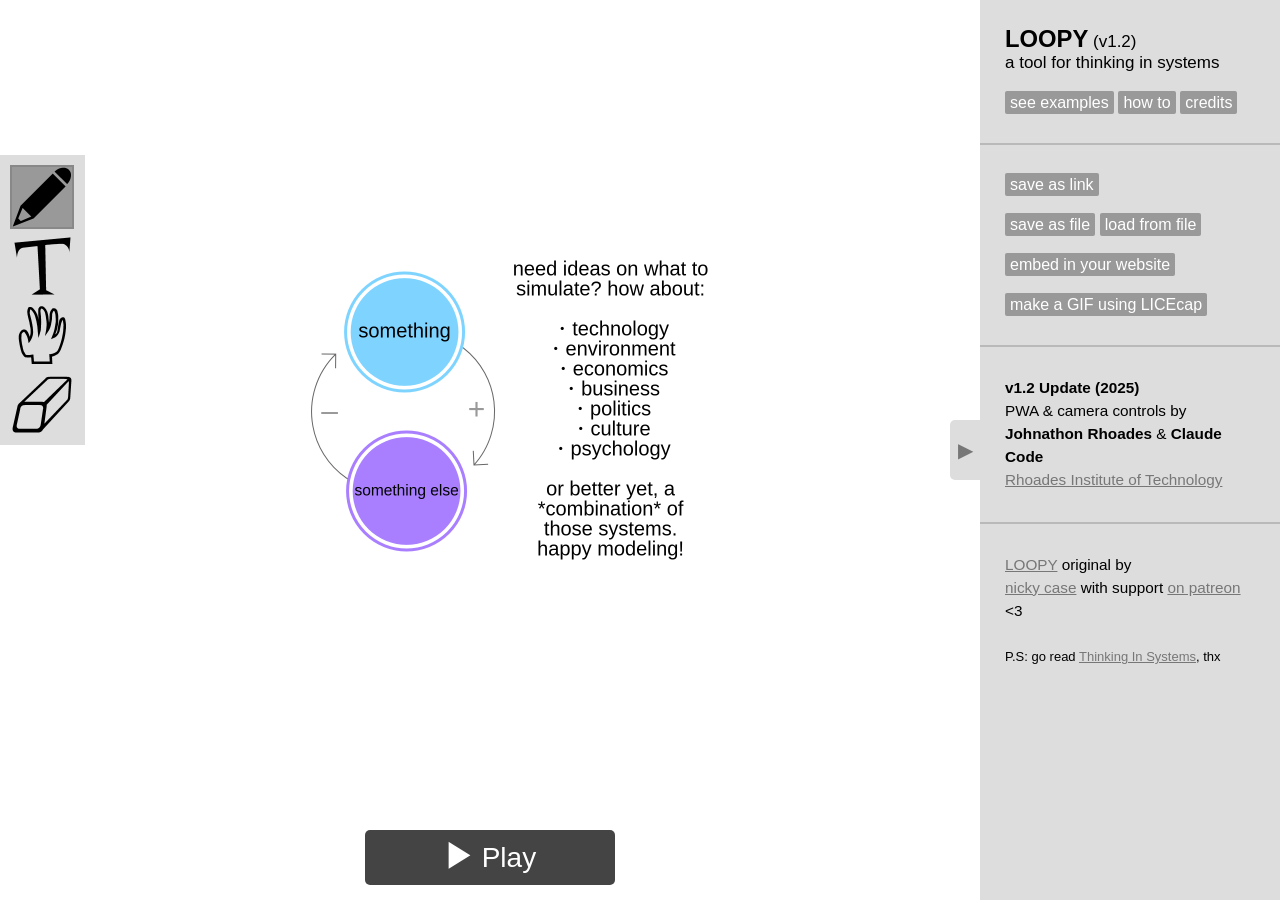
<file: v1.2/index.html>
<!doctype html>
<html>
<head>
    
    <!-- META -->
	<title>LOOPY (v1.2)</title>
    <meta content="text/html;charset=utf-8" http-equiv="Content-Type">
	<meta content="utf-8" http-equiv="encoding">
	<meta charset="utf-8">
	<link rel="icon" type="image/png" href="favicon.png">

	<!-- PWA: Mobile Viewport -->
	<meta name="viewport" content="width=device-width, initial-scale=1.0, maximum-scale=5.0, user-scalable=yes">

	<!-- PWA: Theme & Appearance -->
	<meta name="theme-color" content="#444444">
	<link rel="manifest" href="manifest.webmanifest">

	<!-- PWA: iOS Support -->
	<meta name="mobile-web-app-capable" content="yes">
	<meta name="apple-mobile-web-app-status-bar-style" content="black-translucent">
	<meta name="apple-mobile-web-app-title" content="Loopy">
	<link rel="apple-touch-icon" href="icons/icon-192.png">

	<!-- Schema.org markup for Google+ -->
	<meta itemprop="name" content="LOOPY!">
	<meta itemprop="description" content="a tool for thinking in systems">
	<meta itemprop="image" content="http://ncase.me/loopy/social/thumbnail.png">

	<!-- Twitter Card data: SMALL -->
	<meta name="twitter:card" content="summary"/>
	<meta name="twitter:site" content="@ncasenmare"/>
	<meta name="twitter:title" content="LOOPY!"/>
	<meta name="twitter:description" content="a tool for thinking in systems"/>
	<meta name="twitter:creator" content="@ncasenmare">
	<meta name="twitter:image" content="http://ncase.me/loopy/social/thumbnail_small.png"/>

	<!-- Open Graph data -->
	<meta property="og:title" content="LOOPY!">
	<meta property="og:type" content="website">
	<meta property="og:url" content="http://ncase.me/loopy/">
	<meta property="og:image" content="http://ncase.me/loopy/social/thumbnail.png">
	<meta property="og:description" content="a tool for thinking in systems">

    <!-- Styles! -->
	<link href="css/loopy.css" rel="stylesheet"/>
	<link href="css/balloon.css" rel="stylesheet"/>

</head>
<body style="opacity:0">

	<!-- Loopy & Ink -->
	<div id="canvasses"></div>

	<!-- The Tools' UI -->
	<div id="toolbar"></div>
	<div id="playbar"></div>
	<div id="sidebar_toggle">▶</div>
	<div id="sidebar"></div>

	<!-- MODAL -->
	<div id="modal_container">
		<div id="modal_bg"></div>
		<div id="modal">
			<div id="modal_close">[×] CLOSE</div>
			<div id="modal_page"></div>
		</div>
	</div>

</body>
</html>

<!-- Scripts! -->

<!-- Libraries -->
<script src="js/helpers.js"></script>
<script src="js/minpubsub.js"></script>
<script src="js/Mouse.js?v=3"></script>
<script src="js/Key.js?v=2"></script>
<script src="js/Camera.js"></script>
<script src="js/TouchMode.js"></script>
<script src="js/TouchGestures.js"></script>
<script src="js/SelectionManager.js?v=2"></script>

<!-- Core Simulation Code -->
<script src="js/Loopy.js?v=5"></script>
<script src="js/Model.js?v=4"></script>
<script src="js/Node.js?v=3"></script>
<script src="js/Edge.js?v=2"></script>
<script src="js/Label.js"></script>

<!-- Tools -->
<script src="js/PageUI.js"></script>
<script src="js/Sidebar.js?v=2"></script>
<script src="js/Toolbar.js"></script>
<script src="js/PlayControls.js"></script>
<script src="js/Modal.js?v=4"></script>
<script src="js/Ink.js"></script>
<script src="js/Dragger.js"></script>
<script src="js/Eraser.js"></script>
<script src="js/Labeller.js"></script>

<!-- PWA: Service Worker Registration -->
<script>
if ('serviceWorker' in navigator) {
	window.addEventListener('load', () => {
		navigator.serviceWorker.register('./sw.js')
			.then(registration => {
				console.log('✓ Service Worker registered:', registration.scope);

				// Check for updates periodically
				registration.addEventListener('updatefound', () => {
					const newWorker = registration.installing;
					console.log('⟳ Service Worker update found');

					newWorker.addEventListener('statechange', () => {
						if (newWorker.state === 'installed' && navigator.serviceWorker.controller) {
							// New version available, notify user (optional)
							console.log('✓ New version available! Refresh to update.');
						}
					});
				});
			})
			.catch(error => {
				console.error('✗ Service Worker registration failed:', error);
			});
	});
}
</script>

<!-- Start it -->
<script>
window.onload = function(){
	window.loopy = new Loopy();
};
</script>
</file>
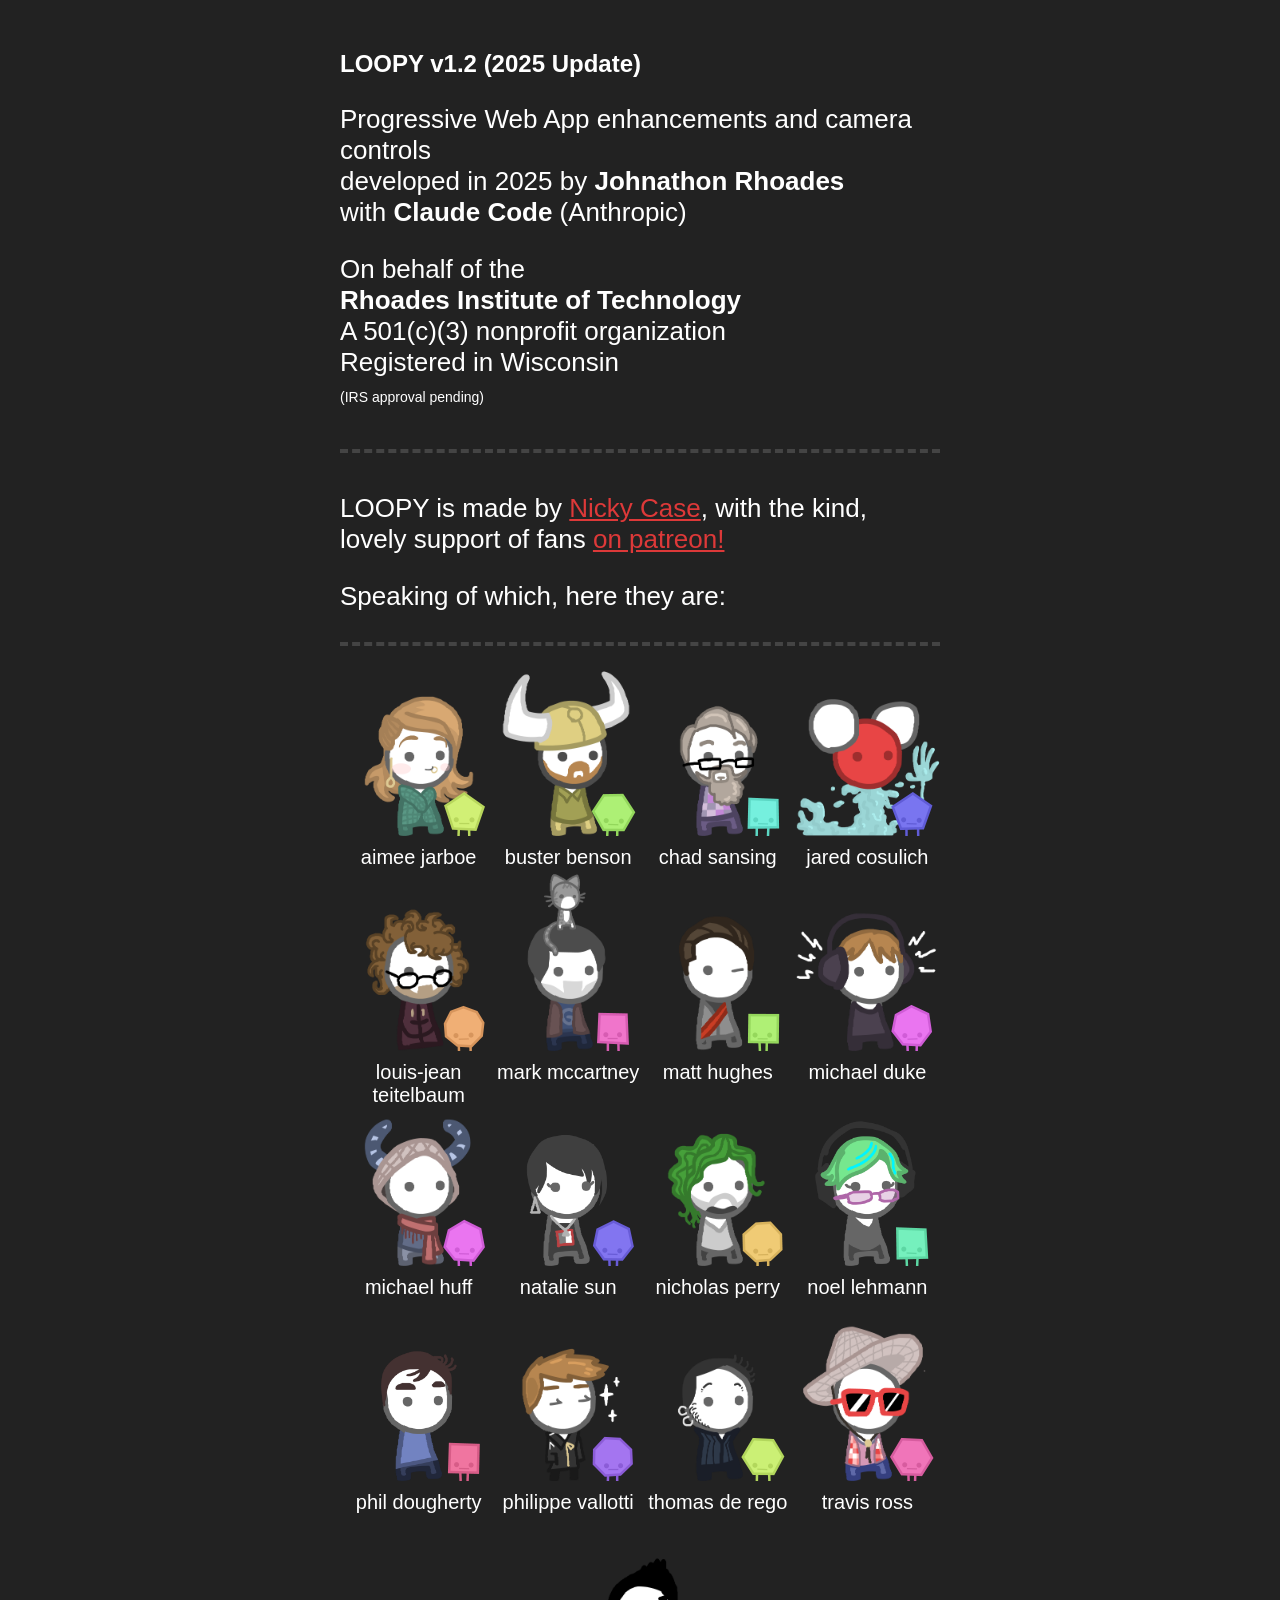
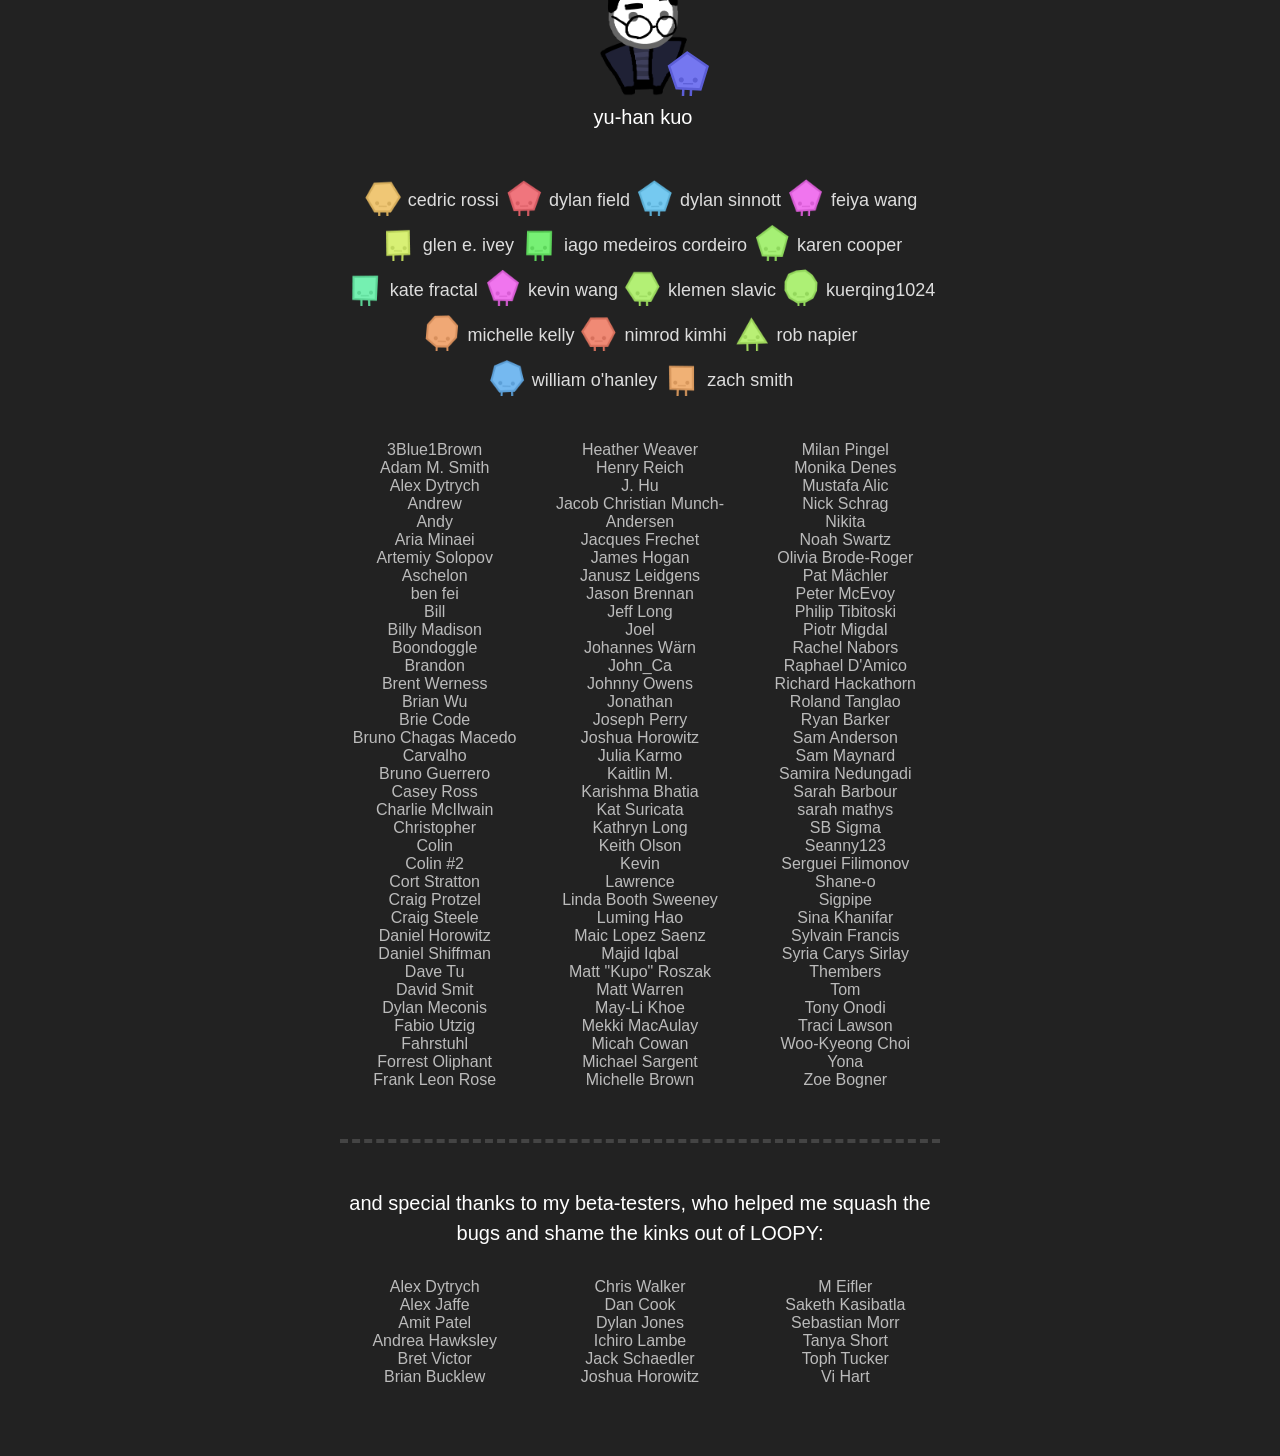
<file: v1.2/pages/credits/index.html>
<!doctype html>
<html>
<head>

    <!-- META -->
	<title>LOOPY: Credits!</title>
    <meta content="text/html;charset=utf-8" http-equiv="Content-Type">
	<meta content="utf-8" http-equiv="encoding">
	<meta charset="utf-8">
	<link rel="icon" type="image/png" href="favicon.png">

	<!-- Styles -->
	<link href="../page.css" rel="stylesheet"/>

</head>
<body style="background:#222; overflow-y: scroll; overflow-x: hidden;">
	<div id="credits">

		<!-- 2025 Update Attribution - NEW AT TOP -->
		<div class="credit_intro">
			<p style="font-size:24px; font-weight:bold; color:#fff; margin-bottom:10px;">
				LOOPY v1.2 (2025 Update)
			</p>
			<p>
				Progressive Web App enhancements and camera controls<br>
				developed in 2025 by <strong>Johnathon Rhoades</strong><br>
				with <strong>Claude Code</strong> (Anthropic)
			</p>
			<p style="margin-top:15px;">
				On behalf of the<br>
				<strong>Rhoades Institute of Technology</strong><br>
				A 501(c)(3) nonprofit organization<br>
				Registered in Wisconsin<br>
				<span style="font-size:14px;">(IRS approval pending)</span>
			</p>
		</div>

		<hr style="margin:40px 0;">

		<!-- Original Creator: Nicky Case & patreon -->
		<div class="credit_intro">
			<p>
			LOOPY is made by <a target="_blank" href="http://ncase.me/">Nicky Case</a>,
			with the kind, lovely support of fans <a target="_blank" href="https://www.patreon.com/ncase">on patreon!</a>
			</p>
			<p>
			Speaking of which, here they are:
			</p>
		</div>

		<hr>

		<!-- peep patreons -->
		<div class="credits_peeps">
			<div>
				<img src="peep/aimee.png"/>
				<img src="polygon/aimee.png"/>
				<span>Aimee Jarboe</span>
			</div>
			<div>
				<img src="peep/buster.png"/>
				<img src="polygon/buster.png"/>
				<span>Buster Benson</span>
			</div>
			<div>
				<img src="peep/chad.png"/>
				<img src="polygon/chad.png"/>
				<span>Chad Sansing</span>
			</div>
			<div>
				<img src="peep/jared.png"/>
				<img src="polygon/jared.png"/>
				<span>Jared Cosulich</span>
			</div>
			<div>
				<img src="peep/ljt.png"/>
				<img src="polygon/ljt.png"/>
				<span>Louis-Jean Teitelbaum</span>
			</div>
			<div>
				<img src="peep/mark.png"/>
				<img src="polygon/mark.png"/>
				<span>Mark McCartney</span>
			</div>
			<div>
				<img src="peep/matt.png"/>
				<img src="polygon/matt.png"/>
				<span>Matt Hughes</span>
			</div>
			<div>
				<img src="peep/michael_duke.png"/>
				<img src="polygon/michael_duke.png"/>
				<span>Michael Duke</span>
			</div>
			<div>
				<img src="peep/michael_huff.png"/>
				<img src="polygon/michael_huff.png"/>
				<span>Michael Huff</span>
			</div>
			<div>
				<img src="peep/natalie.png"/>
				<img src="polygon/natalie.png"/>
				<span>Natalie Sun</span>
			</div>
			<div>
				<img src="peep/nicholas.png"/>
				<img src="polygon/nicholas.png"/>
				<span>Nicholas Perry</span>
			</div>
			<div>
				<img src="peep/noel.png"/>
				<img src="polygon/noel.png"/>
				<span>Noel Lehmann</span>
			</div>
			<div>
				<img src="peep/phil.png"/>
				<img src="polygon/phil.png"/>
				<span>Phil Dougherty</span>
			</div>
			<div>
				<img src="peep/philippe.png"/>
				<img src="polygon/philippe.png"/>
				<span>Philippe Vallotti</span>
			</div>
			<div>
				<img src="peep/thomas.png"/>
				<img src="polygon/thomas.png"/>
				<span>Thomas de Rego</span>
			</div>
			<div>
				<img src="peep/travis.png"/>
				<img src="polygon/travis.png"/>
				<span>Travis Ross</span>
			</div>
			<div>
				<img src="peep/yu-han.png"/>
				<img src="polygon/yu-han.png"/>
				<span>Yu-Han Kuo</span>
			</div>
		</div>

		<!-- polygon patreons -->
		<div class="credits_polygons">
			<div>
				<img src="polygon/cedric.png"/>
				<span>Cedric Rossi</span>
			</div>
			<div>
				<img src="polygon/dylan.png"/>
				<span>Dylan Field</span>
			</div>
			<div>
				<img src="polygon/dylan_s.png"/>
				<span>Dylan Sinnott</span>
			</div>
			<div>
				<img src="polygon/feiya.png"/>
				<span>Feiya Wang</span>
			</div>
			<div>
				<img src="polygon/glen.png"/>
				<span>Glen E. Ivey</span>
			</div>
			<div>
				<img src="polygon/iago.png"/>
				<span>Iago Medeiros Cordeiro</span>
			</div>
			<div>
				<img src="polygon/karen.png"/>
				<span>Karen Cooper</span>
			</div>
			<div>
				<img src="polygon/kate.png"/>
				<span>Kate Fractal</span>
			</div>
			<div>
				<img src="polygon/kevin.png"/>
				<span>Kevin Wang</span>
			</div>
			<div>
				<img src="polygon/klemen.png"/>
				<span>Klemen Slavic</span>
			</div>
			<div>
				<img src="polygon/kuerqing1024.png"/>
				<span>kuerqing1024</span>
			</div>
			<div>
				<img src="polygon/michelle.png"/>
				<span>Michelle Kelly</span>
			</div>
			<div>
				<img src="polygon/nimrod.png"/>
				<span>Nimrod Kimhi</span>
			</div>
			<div>
				<img src="polygon/rob.png"/>
				<span>Rob Napier</span>
			</div>
			<div>
				<img src="polygon/william.png"/>
				<span>William O'Hanley</span>
			</div>
			<div>
				<img src="polygon/zach.png"/>
				<span>Zach Smith</span>
			</div>
		</div>
		
		<!-- name patreons -->
		<div class="credits_names">
			3Blue1Brown <br>
			Adam M. Smith<br>
			Alex Dytrych<br>
			Andrew <br>
			Andy <br>
			Aria Minaei<br>
			Artemiy Solopov<br>
			Aschelon <br>
			ben fei<br>
			Bill <br>
			Billy Madison<br>
			Boondoggle <br>
			Brandon <br>
			Brent Werness<br>
			Brian Wu<br>
			Brie Code<br>
			Bruno Chagas Macedo Carvalho<br>
			Bruno Guerrero<br>
			Casey Ross<br>
			Charlie McIlwain<br>
			Christopher <br>
			Colin <br>
			Colin #2<br>
			Cort Stratton<br>
			Craig Protzel<br>
			Craig Steele<br>
			Daniel Horowitz<br>
			Daniel Shiffman<br>
			Dave Tu<br>
			David Smit<br>
			Dylan Meconis<br>
			Fabio Utzig<br>
			Fahrstuhl <br>
			Forrest Oliphant<br>
			Frank Leon Rose<br>
			Heather Weaver<br>
			Henry Reich<br>
			J. Hu<br>
			Jacob Christian Munch-Andersen<br>
			Jacques Frechet<br>
			James Hogan<br>
			Janusz Leidgens<br>
			Jason Brennan<br>
			Jeff Long<br>
			Joel <br>
			Johannes Wärn<br>
			John_Ca <br>
			Johnny Owens<br>
			Jonathan <br>
			Joseph Perry<br>
			Joshua Horowitz<br>
			Julia Karmo<br>
			Kaitlin M.<br>
			Karishma Bhatia<br>
			Kat Suricata<br>
			Kathryn Long<br>
			Keith Olson<br>
			Kevin <br>
			Lawrence <br>
			Linda Booth Sweeney<br>
			Luming Hao<br>
			Maic Lopez Saenz<br>
			Majid Iqbal<br>
			Matt "Kupo" Roszak<br>
			Matt Warren<br>
			May-Li Khoe<br>
			Mekki MacAulay<br>
			Micah Cowan<br>
			Michael Sargent<br>
			Michelle Brown<br>
			Milan Pingel<br>
			Monika Denes<br>
			Mustafa Alic<br>
			Nick Schrag<br>
			Nikita <br>
			Noah Swartz<br>
			Olivia Brode-Roger<br>
			Pat Mächler<br>
			Peter McEvoy<br>
			Philip Tibitoski<br>
			Piotr Migdal<br>
			Rachel Nabors<br>
			Raphael D'Amico<br>
			Richard Hackathorn<br>
			Roland Tanglao<br>
			Ryan Barker<br>
			Sam Anderson<br>
			Sam Maynard<br>
			Samira Nedungadi<br>
			Sarah Barbour<br>
			sarah mathys<br>
			SB Sigma<br>
			Seanny123 <br>
			Serguei Filimonov<br>
			Shane-o <br>
			Sigpipe <br>
			Sina Khanifar<br>
			Sylvain Francis<br>
			Syria Carys Sirlay<br>
			Thembers <br>
			Tom <br>
			Tony Onodi<br>
			Traci Lawson<br>
			Woo-Kyeong Choi<br>
			Yona <br>
			Zoe Bogner
		</div>

		<hr>

		<!-- Playtesters -->
		<div>
			<p style="text-align:center; line-height:1.5em; margin-top:45px;">
				and special thanks to my beta-testers,
				who helped me squash the bugs and shame the kinks out of LOOPY:
			</p>
			<div class="credits_names">
				Alex Dytrych<br>
				Alex Jaffe<br>
				Amit Patel<br>
				Andrea Hawksley<br>
				Bret Victor<br>
				Brian Bucklew<br>
				Chris Walker<br>
				Dan Cook<br>
				Dylan Jones<br>
				Ichiro Lambe<br>
				Jack Schaedler<br>
				Joshua Horowitz<br>
				M Eifler<br>
				Saketh Kasibatla<br>
				Sebastian Morr<br>
				Tanya Short<br>
				Toph Tucker<br>
				Vi Hart
			</div>
		</div>

	</div>
</body>
</html>
</file>
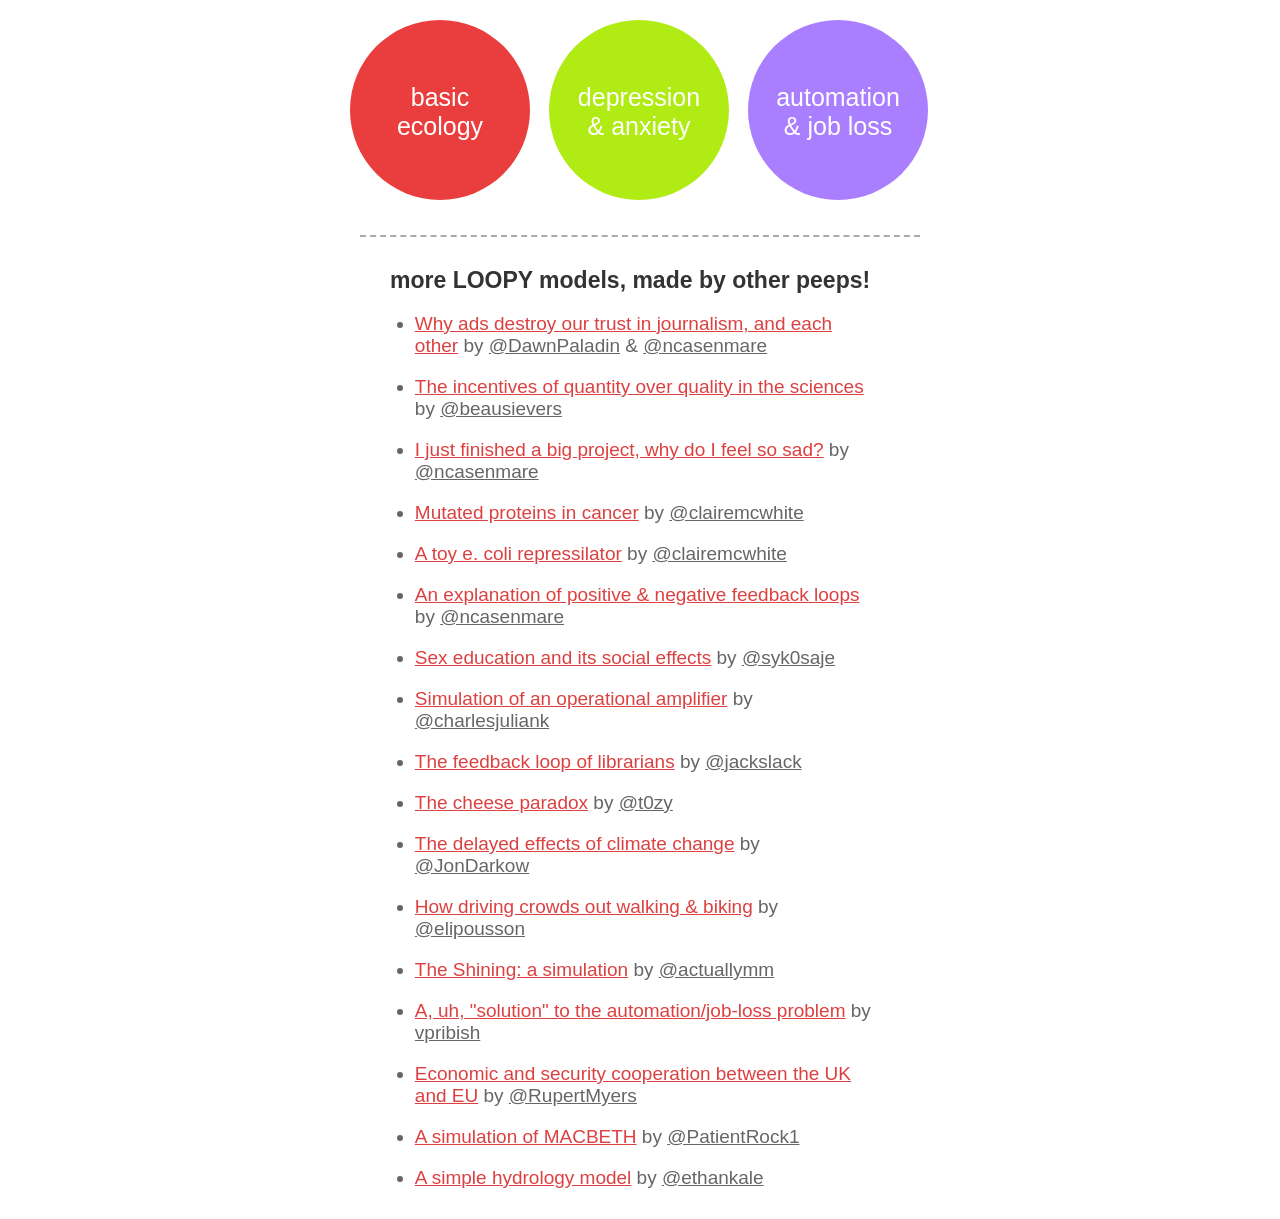
<file: v1.2/pages/examples/index.html>
<!doctype html>
<html>
<head>

	<!-- META -->
	<title>LOOPY: Examples!</title>
    <meta content="text/html;charset=utf-8" http-equiv="Content-Type">
	<meta content="utf-8" http-equiv="encoding">
	<meta charset="utf-8">
	<link rel="icon" type="image/png" href="favicon.png">

	<!-- Styles -->
	<link href="../page.css" rel="stylesheet"/>

</head>
<body style='background:none;'>
	<div id="examples">
		<div style="overflow:hidden; padding: 20px;">
			<a class='example' target='_top' href="http://ncase.me/loopy/v1.1/?data=[[[1,227,303,0.66,%22rabbits%22,0],[2,663,304,0.66,%22foxes%22,1]],[[2,1,153,-1,0],[1,2,160,1,0]],[[442,316,%22A%2520basic%2520ecological%250Afeedback%2520loop.%250A%250ATry%2520adding%2520extra%250Acreatures%2520to%2520this%250Aecosystem!%22],[442,109,%22more%2520rabbits%2520means%2520MORE%2520foxes%253A%250Ait's%2520a%2520positive%2520(%252B)%2520relationship%22],[451,513,%22more%2520foxes%2520means%2520FEWER%2520rabbits%253A%250Ait's%2520a%2520negative%2520(%25E2%2580%2593)%2520relationship%22],[754,455,%22*%2520P.S%253A%2520this%2520is%2520NOT%2520the%2520%250ALotka-Volterra%2520model.%250AIt's%2520just%2520an%2520oscillator.%250Aclose%2520enough!%22]],2%5D">
				<div style='background:#EA3E3E'>
					<div>basic<br>ecology</div>
				</div>
			</a>
			<a class='example' target='_top' href="http://ncase.me/loopy/v1.1/?data=[[[1,198,285,0,%22depression%22,0],[2,531,282,0,%22doing%2520things%22,4],[3,367,115,0,%22de-motivation%22,1],[4,702,116,0,%22fear%2520of%2520mistakes%22,1],[5,860,289,0,%22anxiety%22,0],[6,699,468,0,%22accepting%2520mistakes%22,4],[7,364,473,0,%22feeling%2520good%22,4]],[[2,7,59,1,0],[2,6,-61,1,0],[6,5,-59,-1,0],[5,4,-57,1,0],[4,2,-53,-1,0],[3,2,56,-1,0],[1,3,66,1,0],[7,1,63,-1,0]],[[365,296,%22a%2520possible%250Asystems-level%250Aexplanation%2520for%250Awhy%2520depression%2520%2526%250Aanxiety%2520are%2520not%2520just%250Aco-morbid%252C%2520but%250AMUTUALLY%2520SELF-%250AREINFORCING%22],[695,300,%22CHALLENGE%253A%250A%250Adraw%2520%2526%2520simulate%250Ayour%2520OWN%2520mental%250Afeedback%2520loops%22]],7]">
				<div style='background:#b1eb14'>
					<div>depression<br>&amp; anxiety</div>
				</div>
			</a>
			<a class='example' target='_top' href="http://ncase.me/loopy/v1.1/?data=[[[1,181,181,0,%22automation%22,0],[2,486,175,0,%22profits%22,0],[3,369,482,0,%22job%2520loss%22,4],[4,567,513,0,%22frustration%22,4],[5,752,432,0,%22political%2520unrest%22,4],[6,655,283,0,%22tax%2520revenue%22,3]],[[1,3,-88,1,0],[1,2,-150,1,0],[2,1,-137,1,0],[3,4,-27,1,0],[4,5,-32,1,0],[2,6,12,1,0]],[[331,197,%22vicious%2520cycle%250Aof%2520automation%250Aleads%2520to%2520short-%250Aterm%2520job%2520loss%252C%250Athen%2520frustration%252C%250Athen%2520political%250Aunrest%22],[733,143,%22CHALLENGE%253A%250Athink%2520up%2520and%2520model%2520your%250Aown%2520solutions%2520to%2520this%2520problem!%250A(hint%253A%2520what%2520tax-funded%2520programs%250Acould%2520mitigate%2520job%2520loss%2520due%2520to%250Aautomation%253F)%22],[489,383,%22%253F%253F%253F%2520what%2520goes%2520here%2520%253F%253F%253F%22]],6]">
				<div style='background:#A97FFF'>
					<div>automation<br>&amp; job loss</div>
				</div>
			</a>
		</div>
		<hr>
		<div id="more_examples">
			<b style="font-size:23px">more LOOPY models, made by other peeps!</b>
			<ul>

<li>
<a target="_top" href="https://t.co/VPG9153B2T">Why ads destroy our trust in journalism, and each other</a>
by <a class="twitter" target="_blank" href="https://twitter.com/DawnPaladin">@DawnPaladin</a>
&amp; <a class="twitter" target="_blank" href="https://twitter.com/ncasenmare">@ncasenmare</a>
</li>
<li>
<a target="_top" href="http://bit.ly/2nwUu7E">The incentives of quantity over quality in the sciences</a>
by <a class="twitter" target="_blank" href="https://twitter.com/beausievers">@beausievers</a>
</li>
<li>
<a target="_top" href="https://t.co/QxRKsrm4C2">I just finished a big project, why do I feel so sad?</a>
by <a class="twitter" target="_blank" href="https://twitter.com/ncasenmare">@ncasenmare</a>
</li>
<li>
<a target="_top" href="http://bit.ly/2nUfLNn">Mutated proteins in cancer</a>
by <a class="twitter" target="_blank" href="https://twitter.com/clairemcwhite">@clairemcwhite</a>
</li>
<li>
<a target="_top" href="http://bit.ly/2nJrxK0">A toy e. coli repressilator</a>
by <a class="twitter" target="_blank" href="https://twitter.com/clairemcwhite">@clairemcwhite</a>
</li>
<li>
<a target="_top" href="http://bit.ly/2o0hqQV">An explanation of positive &amp; negative feedback loops</a>
by <a class="twitter" target="_blank" href="https://twitter.com/ncasenmare">@ncasenmare</a>
</li>
<li>
<a target="_top" href="https://t.co/dOWNTWvHcu">Sex education and its social effects</a>
by <a class="twitter" target="_blank" href="https://twitter.com/syk0saje">@syk0saje</a>
</li>
<li>
<a target="_top" href="https://t.co/AVO9wczz0F">Simulation of an operational amplifier</a>
by <a class="twitter" target="_blank" href="https://twitter.com/charlesjuliank">@charlesjuliank</a>
</li>
<li>
<a target="_top" href="https://t.co/xhYtI3V7LV">The feedback loop of librarians</a>
by <a class="twitter" target="_blank" href="https://twitter.com/jackslack">@jackslack</a>
</li>
<li>
<a target="_top" href="https://t.co/yBZwZYKWU3">The cheese paradox</a>
by <a class="twitter" target="_blank" href="https://twitter.com/t0zy">@t0zy</a>
</li>
<li>
<a target="_top" href="https://goo.gl/sJifyC">The delayed effects of climate change</a>
by <a class="twitter" target="_blank" href="https://twitter.com/JonDarkow">@JonDarkow</a>
</li>
<li>
<a target="_top" href="https://t.co/FbiPwb6WHh">How driving crowds out walking &amp; biking</a>
by <a class="twitter" target="_blank" href="https://twitter.com/elipousson">@elipousson</a>
</li>
<li>
<a target="_top" href="https://t.co/dOGejZhjai">The Shining: a simulation</a>
by <a class="twitter" target="_blank" href="https://twitter.com/actuallymm">@actuallymm</a>
</li>
<li>
<a target="_top" href="http://bit.ly/2nbHqX3">A, uh, "solution" to the automation/job-loss problem</a>
by <a class="twitter" target="_blank" href="https://news.ycombinator.com/user?id=vpribish">vpribish</a>
</li>
<li>
<a target="_top" href="https://t.co/l5JoBsEa5q">Economic and security cooperation between the UK and EU</a>
by <a class="twitter" target="_blank" href="https://twitter.com/RupertMyers">@RupertMyers</a>
</li>
<li>
<a target="_top" href="http://bit.ly/2o1n29U">A simulation of MACBETH</a>
by <a class="twitter" target="_blank" href="https://twitter.com/PatientRock1">@PatientRock1</a>
</li>
<li>
<a target="_top" href="https://t.co/m2eZpcYRPc">A simple hydrology model</a>
by <a class="twitter" target="_blank" href="https://twitter.com/ethankale">@ethankale</a>
</li>

			</ul>
		</div>
	</div>
</body>
</html>
</file>
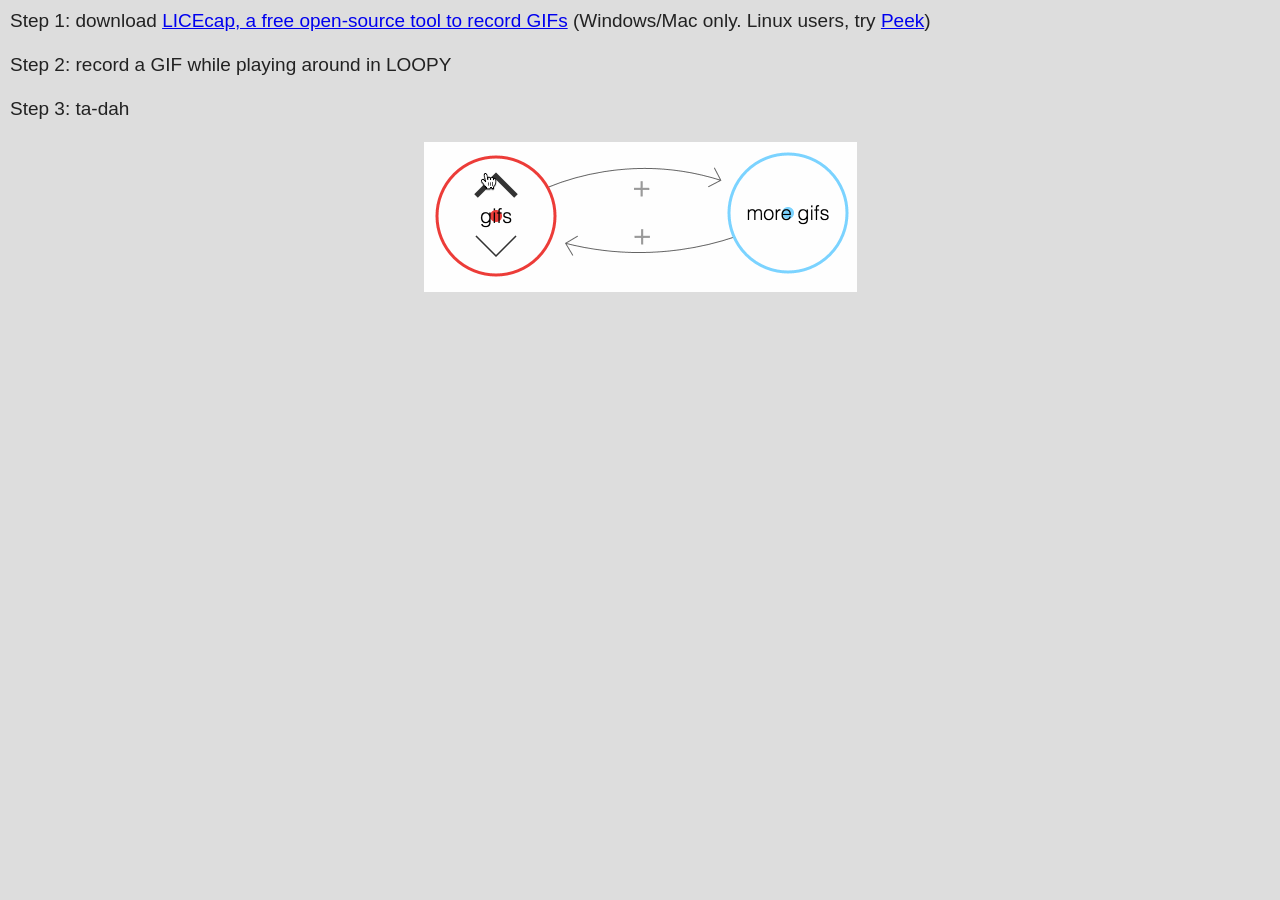
<file: v1.2/pages/gif.html>
<!doctype html>
<html>
<head>
    <meta charset="utf-8">
    <meta http-equiv="x-ua-compatible" content="ie=edge">
	<link href="page.css" rel="stylesheet"/>
</head>
<body style="margin:10px">
	Step 1: download <a target="_blank" href="http://www.cockos.com/licecap/">LICEcap,
	a free open-source tool to record GIFs</a> (Windows/Mac only. Linux users, try
	<a target="_blank" href="https://github.com/phw/peek/releases">Peek</a>)
	<br><br>
	Step 2: record a GIF while playing around in LOOPY
	<br><br>
	Step 3: ta-dah
	<br><br>
	<div style="text-align:center">
		<img src="gifs.gif"/>
	</div>
</body>
</html>
</file>
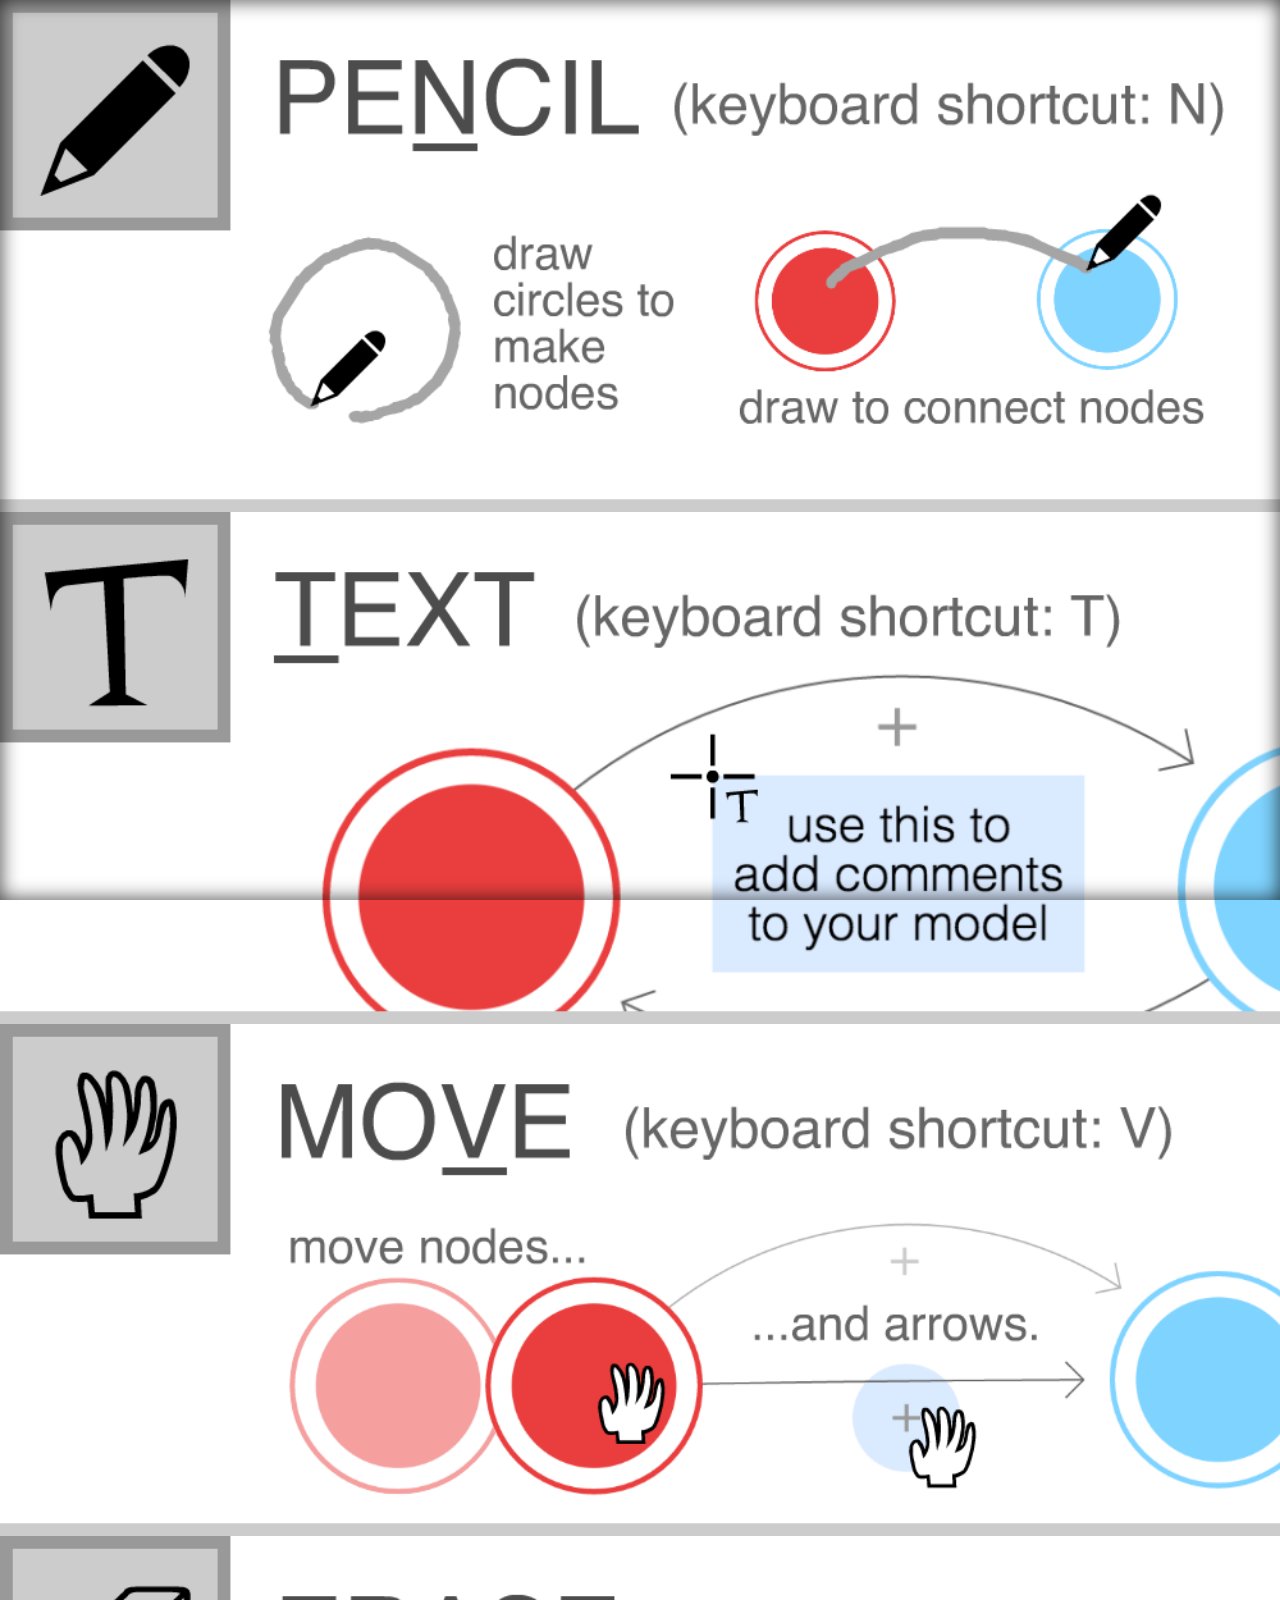
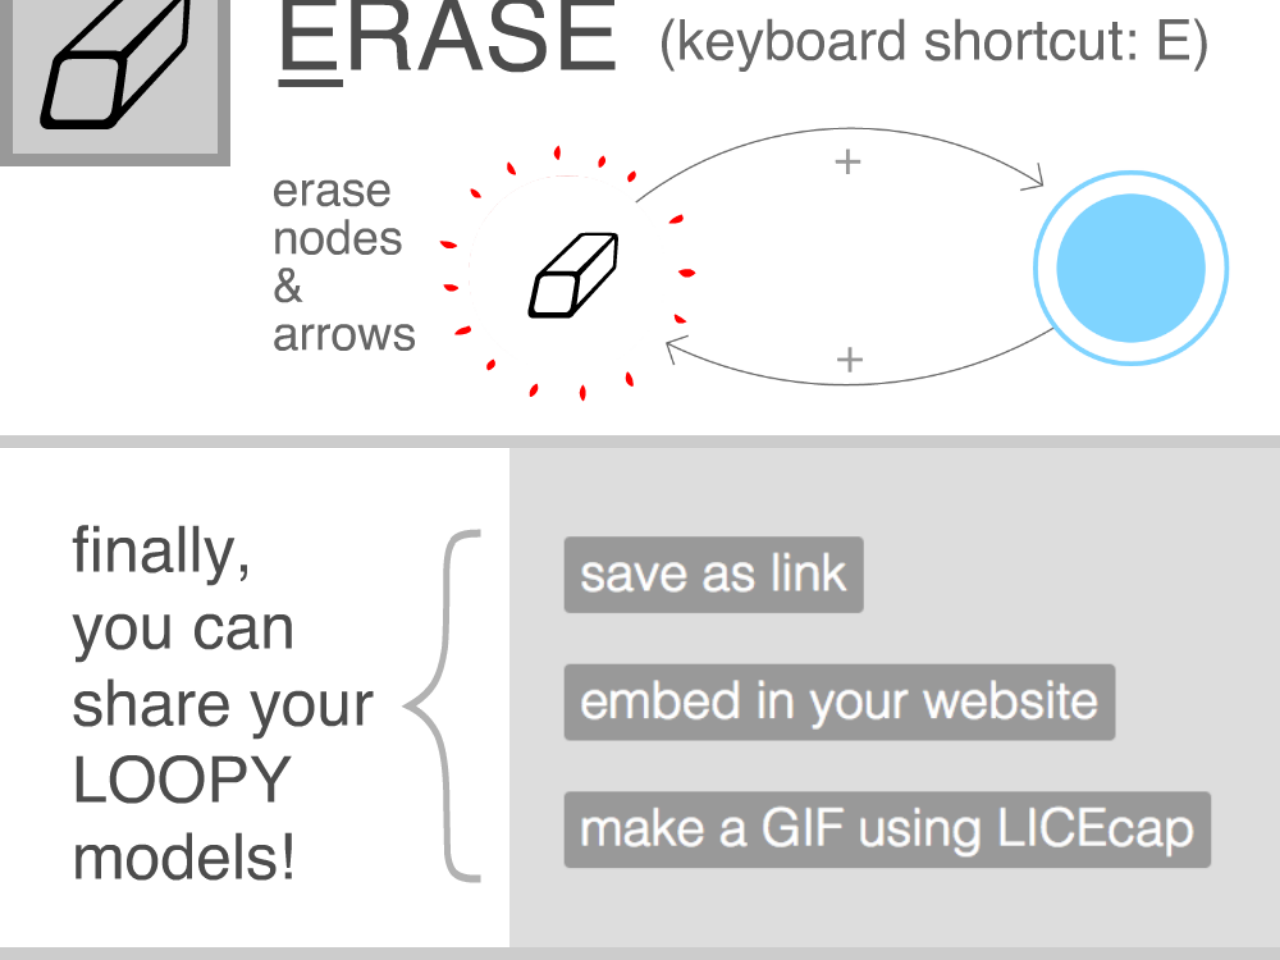
<file: v1.2/pages/howto.html>
<!doctype html>
<html>
<head>
    <meta charset="utf-8">
    <meta http-equiv="x-ua-compatible" content="ie=edge">
	<link href="page.css" rel="stylesheet"/>
</head>
<body style="overflow-y: scroll; overflow-x: hidden;">
	<img class="full" src="howto/1.png"/>
	<img class="full" src="howto/2.png"/>
	<img class="full" src="howto/3.png"/>
	<img class="full" src="howto/4.png"/>
	<img class="full" src="howto/5.png"/>
	<div class="shadow"></div>
</body>
</html>
</file>
<file: v1.2/css/loopy.css>
body{
	margin:0;
	background: #fff;

	font-family: Helvetica, Arial, sans-serif;
	font-weight: normal;
	font-size: 20px;

	overflow: hidden;

	/* PWA: Prevent default touch behaviors for better mobile experience */
	touch-action: none;
	-webkit-user-select: none;
	user-select: none;
}
canvas{
	position:absolute;
	top:0; left:0;

	/* PWA: Prevent default touch behaviors on canvas */
	touch-action: none;
}

#canvasses{
	position:absolute;
	top:0; left:0;
	width: calc(100% - 300px);
	height: 100%;
	-webkit-transition: width 0.3s ease;
	transition: width 0.3s ease;
}

/* When sidebar is collapsed, expand canvas to full width */
body.sidebar-collapsed #canvasses{
	width: 100% !important;
}

#canvasses[fullscreen=yes]{
	width: 100%;
}
#canvasses[cursor=ink]{
	cursor: url('cursors/ink.png') 0 30, auto;
}
#canvasses[cursor=drag]{
	cursor: url('cursors/drag.png') 15 15, auto;
}
#canvasses[cursor=erase]{
	cursor: url('cursors/erase.png') 5 25, auto;
}
#canvasses[cursor=label]{
	cursor: url('cursors/label.png') 15 15, auto;
}



/**********
 PLAY CONTROLS
**********/

#playbar{
	position: absolute;
	bottom: 15px;
	left: calc(50% - 275px); /* 50% - half of (playbar width + sidebar width)*/

	width: 250px;
	height: 75px;

	-webkit-user-select: none;
	-moz-user-select: none;
	-ms-user-select: none;
	user-select: none;
}
#playbar[fullscreen=yes]{
	left: calc(50% - 125px); /* 50% - half of (playbar width)*/
}
#playbar .component_button{
	position: absolute;
	bottom: 0;
	width: 230px;
	height: 25px;
	background: #444;
}
#playbar .component_button:hover{
	background: #555;
}
#playbar .play_slider{
	width: 190px;
    position: absolute;
    left: 30px;
    margin: 0;
}
.play_button_icon{
	width: 25px;
	height: 25px;
	background-image: url(icons/controls.png);
	display: inline-block;
	background-size: 400% 100%;
}
.play_button_icon[icon="0"]{ background-position: 0 0; }
.play_button_icon[icon="1"]{ background-position: -25px 0; }
.play_button_icon[icon="2"]{ background-position: -50px 0; }
.play_button_icon[icon="3"]{ background-position: -75px 0; }
.play_button_label{
	display: inline-block;
	position: relative;
    top: -5px;
}
div[big=yes] .play_button_icon{
	width: 30px;
	height: 30px;
}
div[big=yes] .play_button_label{
	top: -3px;
}



/**********
 TOOLBAR 
**********/

#toolbar{
	position: absolute;
	left: 0px;
	top: calc(33% - 142.5px); /* 33% - half of toolbar height */

	width:75px; height:280px;
	padding: 5px;
	background-color: #ddd;

	-webkit-user-select: none;
	-moz-user-select: none;
	-ms-user-select: none;
	user-select: none;
}
#toolbar[mode=play]{
	display: none;
}

/* Hide desktop toolbar in touch mode - gestures handle all interactions */
body.touch-mode #toolbar{
	display: none;
}

.toolbar_button{
	width:60px; height:60px;
	margin: 5px;
	border: 2px solid #ddd;
	cursor: pointer;
	background-size: 100% 100%;
}
.toolbar_button[selected=yes]{
	border: 2px solid #888;
	background-color: #999;
}

/**********
 SIDEBAR
**********/

#sidebar{
	position: absolute;
	top:0; right:0;
	width: 300px;
	height: 100%;
	background: #ddd;

	font-weight: 100;
	font-size: 17px;

	-webkit-user-select: none;
	-moz-user-select: none;
	-ms-user-select: none;
	user-select: none;

	-webkit-transition: -webkit-transform 0.3s ease;
	transition: transform 0.3s ease;
	z-index: 1000; /* Above canvas */
}

/* When sidebar is collapsed, slide it off-screen to the right */
body.sidebar-collapsed #sidebar{
	-webkit-transform: translateX(100%) !important;
	transform: translateX(100%) !important;
	pointer-events: none !important; /* Allow clicks to pass through to canvas */
}

/* Sidebar toggle arrow */
#sidebar_toggle{
	position: absolute;
	top: 50%;
	right: 300px; /* Position at left edge of sidebar (sidebar width = 300px) */
	transform: translateY(-50%);
	width: 30px;
	height: 60px;
	background: #ddd;
	border-radius: 5px 0 0 5px;
	cursor: pointer;
	display: flex;
	align-items: center;
	justify-content: center;
	font-size: 20px;
	color: #777;
	z-index: 1001; /* Above sidebar */
	transition: right 0.3s ease;
	pointer-events: auto; /* Ensure arrow stays clickable */
}

/* When collapsed, move arrow to right edge */
body.sidebar-collapsed #sidebar_toggle{
	right: 0;
}

#sidebar_toggle:hover{
	background: #ccc;
}

/* Larger toggle button for touch devices */
body.touch-mode #sidebar_toggle{
	width: 40px;
	height: 80px;
	font-size: 24px;
	border-radius: 8px 0 0 8px;
}
#sidebar > div{
	margin: 25px;
}
#sidebar > div > div{
	margin-bottom: 20px;
}
#sidebar[mode=play]{
	background: #222;
	color: #777;
}
#sidebar .mini_button{
	background: #999;
	color: #fff;
	padding: 3px 5px;
	border-radius: 2px;
	font-size: 16px;

	cursor: pointer;
}
#sidebar .mini_button:hover{
	background: #aaa;
}
#sidebar[mode=play] .mini_button{
	background: #555;
	color: #111;
}
#sidebar[mode=play] .mini_button:hover{
	background: #666;
}
#sidebar a{ color: #777; }
#sidebar a:hover{ color: #999; }
#sidebar hr{
	border: none;
	border-bottom: 2px solid rgba(150,150,150,0.5);
	width: 300px;
	position: relative;
	left:-25px;
	margin: 10px 0;
}
.component_input{
	border: none;
	
	width:calc(100% - 10px);
	height:22px;
	padding: 5px;
	
	font-size: 20px;
	font-weight: 100;
}
.component_textarea{
	border: none;
	width:calc(100% - 10px);
	height: 100px;
	padding: 5px;
	font-size: 16px;
	font-weight: 100;
}
.component_output{
	border: 1px solid #aaa;
	width:100%;
	background: #ccc;
	color: #666;
	font-size: 15px;
	font-weight: 100;
}
.component_slider{
	position: relative;
	width: 250px;
	height: 52px;
}
.component_slider_graphic{
	position: absolute;
	width: 250px;
	height: 40px;
	cursor: pointer;
}
.component_slider_pointer{
	position: absolute;
	top: 42px;
	width: 15px;
	height: 10px;
}
.component_label{
	margin-bottom: 5px;
}
.component_button{

	width: calc(100% - 20px);
	background: #888;
	color: #fff;
	font-size: 20px;
	font-weight: 100;
	text-align: center;
	padding: 10px;
	border-radius: 5px;

	cursor: pointer;
}
.component_button:hover{
	background: #999;
}
.component_button[header=yes]{
	position: absolute;
	top:0; left:0;
	width: 280px;
	background: #222;
    border-radius: 0px;
    color: #888;
}
.component_button[header=yes]:hover{
	background: #333;
}



/**********

MODAL

**********/

#modal_container{
	display: none;
	position: absolute;
	width: 100%; height: 100%;

	-webkit-user-select: none;
	-moz-user-select: none;
	-ms-user-select: none;
	user-select: none;
}
#modal_container[show=yes]{
	display: block;
}
#modal_bg{
	position: absolute;
	width: 100%; height: 100%;
	background: rgba(0,0,0,0.8);
}
#modal{

	position: absolute;
	top:0; left:0; right:0; bottom:0;
	margin: auto;

	width: 600px; height: 300px;
	padding: 10px;
	background: #ddd;
}
#modal_close{
	width: 120px;
	font-weight: 100;
	color: #777;
	cursor: pointer;
}
#modal_close:hover{
	color: #888;
}
#modal_page{
	margin: 15px;
	font-size: 25px;
	font-weight: 100;
	color: #333;
}
#modal iframe{
	border: none;
}
</file>
<file: v1.2/css/balloon.css>
button[data-balloon] {
  overflow: visible;
}
[data-balloon] {
  position: relative;
}
[data-balloon]:before,
[data-balloon]:after {
  -ms-filter: "progid:DXImageTransform.Microsoft.Alpha(Opacity=0)";
  filter: alpha(opacity=0);
  -khtml-opacity: 0;
  -moz-opacity: 0;
  opacity: 0;
  pointer-events: none;
  -webkit-transition: all 0.1s ease-out 0.1s;
  transition: all 0.1s ease-out 0.1s;
  bottom: 100%;
  left: 50%;
  position: absolute;
  z-index: 10;
  -webkit-transform: translate(-50%, 10px);
  -ms-transform: translate(-50%, 10px);
  transform: translate(-50%, 10px);
  -webkit-transform-origin: top;
  -ms-transform-origin: top;
  transform-origin: top;
}
[data-balloon]:after {
  background: rgba(17, 17, 17, 0.9);
  border-radius: 4px;
  color: #fff;
  content: attr(data-balloon);
  font-size: 18px;
  padding: .5em 1em;
  white-space: nowrap;
  margin-bottom: 11px;
}
[data-balloon]:before {
  background: url('data:image/svg+xml;charset=utf-8,%3Csvg%20xmlns%3D%22http%3A//www.w3.org/2000/svg%22%20width%3D%2236px%22%20height%3D%2212px%22%3E%3Cpath%20fill%3D%22rgba%2817,%2017,%2017,%200.9%29%22%20transform%3D%22rotate%280%29%22%20d%3D%22M2.658,0.000%20C-13.615,0.000%2050.938,0.000%2034.662,0.000%20C28.662,0.000%2023.035,12.002%2018.660,12.002%20C14.285,12.002%208.594,0.000%202.658,0.000%20Z%22/%3E%3C/svg%3E') no-repeat;
  background-size: 100% auto;
  height: 6px;
  width: 18px;
  content: "";
  margin-bottom: 5px;
}
[data-balloon]:hover:before,
[data-balloon][data-balloon-visible]:before,
[data-balloon]:hover:after,
[data-balloon][data-balloon-visible]:after {
  -ms-filter: "progid:DXImageTransform.Microsoft.Alpha(Opacity=100)";
  filter: alpha(opacity=100);
  -khtml-opacity: 1;
  -moz-opacity: 1;
  opacity: 1;
  pointer-events: auto;
  -webkit-transform: translate(-50%, 0);
  -ms-transform: translate(-50%, 0);
  transform: translate(-50%, 0);
}
[data-balloon].font-awesome:after {
  font-family: FontAwesome;
}
[data-balloon][data-balloon-break]:after {
  white-space: pre;
}
[data-balloon-pos="down"]:before,
[data-balloon-pos="down"]:after {
  bottom: auto;
  left: 50%;
  top: 100%;
  -webkit-transform: translate(-50%, -10px);
  -ms-transform: translate(-50%, -10px);
  transform: translate(-50%, -10px);
}
[data-balloon-pos="down"]:after {
  margin-top: 11px;
}
[data-balloon-pos="down"]:before {
  background: url('data:image/svg+xml;charset=utf-8,%3Csvg%20xmlns%3D%22http%3A//www.w3.org/2000/svg%22%20width%3D%2236px%22%20height%3D%2212px%22%3E%3Cpath%20fill%3D%22rgba%2817,%2017,%2017,%200.9%29%22%20transform%3D%22rotate%28180%2018%206%29%22%20d%3D%22M2.658,0.000%20C-13.615,0.000%2050.938,0.000%2034.662,0.000%20C28.662,0.000%2023.035,12.002%2018.660,12.002%20C14.285,12.002%208.594,0.000%202.658,0.000%20Z%22/%3E%3C/svg%3E') no-repeat;
  background-size: 100% auto;
  height: 6px;
  width: 18px;
  margin-top: 5px;
  margin-bottom: 0;
}
[data-balloon-pos="down"]:hover:before,
[data-balloon-pos="down"][data-balloon-visible]:before,
[data-balloon-pos="down"]:hover:after,
[data-balloon-pos="down"][data-balloon-visible]:after {
  -webkit-transform: translate(-50%, 0);
  -ms-transform: translate(-50%, 0);
  transform: translate(-50%, 0);
}
[data-balloon-pos="left"]:before,
[data-balloon-pos="left"]:after {
  bottom: auto;
  left: auto;
  right: 100%;
  top: 50%;
  -webkit-transform: translate(10px, -50%);
  -ms-transform: translate(10px, -50%);
  transform: translate(10px, -50%);
}
[data-balloon-pos="left"]:after {
  margin-right: 11px;
}
[data-balloon-pos="left"]:before {
  background: url('data:image/svg+xml;charset=utf-8,%3Csvg%20xmlns%3D%22http%3A//www.w3.org/2000/svg%22%20width%3D%2212px%22%20height%3D%2236px%22%3E%3Cpath%20fill%3D%22rgba%2817,%2017,%2017,%200.9%29%22%20transform%3D%22rotate%28-90%2018%2018%29%22%20d%3D%22M2.658,0.000%20C-13.615,0.000%2050.938,0.000%2034.662,0.000%20C28.662,0.000%2023.035,12.002%2018.660,12.002%20C14.285,12.002%208.594,0.000%202.658,0.000%20Z%22/%3E%3C/svg%3E') no-repeat;
  background-size: 100% auto;
  height: 18px;
  width: 6px;
  margin-right: 5px;
  margin-bottom: 0;
}
[data-balloon-pos="left"]:hover:before,
[data-balloon-pos="left"][data-balloon-visible]:before,
[data-balloon-pos="left"]:hover:after,
[data-balloon-pos="left"][data-balloon-visible]:after {
  -webkit-transform: translate(0, -50%);
  -ms-transform: translate(0, -50%);
  transform: translate(0, -50%);
}
[data-balloon-pos="right"]:before,
[data-balloon-pos="right"]:after {
  bottom: auto;
  left: 100%;
  top: 50%;
  -webkit-transform: translate(-10px, -50%);
  -ms-transform: translate(-10px, -50%);
  transform: translate(-10px, -50%);
}
[data-balloon-pos="right"]:after {
  margin-left: 11px;
}
[data-balloon-pos="right"]:before {
  background: url('data:image/svg+xml;charset=utf-8,%3Csvg%20xmlns%3D%22http%3A//www.w3.org/2000/svg%22%20width%3D%2212px%22%20height%3D%2236px%22%3E%3Cpath%20fill%3D%22rgba%2817,%2017,%2017,%200.9%29%22%20transform%3D%22rotate%2890%206%206%29%22%20d%3D%22M2.658,0.000%20C-13.615,0.000%2050.938,0.000%2034.662,0.000%20C28.662,0.000%2023.035,12.002%2018.660,12.002%20C14.285,12.002%208.594,0.000%202.658,0.000%20Z%22/%3E%3C/svg%3E') no-repeat;
  background-size: 100% auto;
  height: 18px;
  width: 6px;
  margin-bottom: 0;
  margin-left: 5px;
}
[data-balloon-pos="right"]:hover:before,
[data-balloon-pos="right"][data-balloon-visible]:before,
[data-balloon-pos="right"]:hover:after,
[data-balloon-pos="right"][data-balloon-visible]:after {
  -webkit-transform: translate(0, -50%);
  -ms-transform: translate(0, -50%);
  transform: translate(0, -50%);
}
[data-balloon-length]:after {
  white-space: normal;
}
[data-balloon-length="small"]:after {
  width: 80px;
}
[data-balloon-length="medium"]:after {
  width: 150px;
}
[data-balloon-length="large"]:after {
  width: 260px;
}
[data-balloon-length="xlarge"]:after {
  width: 90vw;
}
@media screen and (min-width: 768px) {
  [data-balloon-length="xlarge"]:after {
    width: 380px;
  }
}
[data-balloon-length="fit"]:after {
  width: 100%;
}
</file>
<file: v1.2/pages/page.css>
body{
	background: #ddd;
	font-family: Helvetica, Arial, sans-serif;
	font-weight: 100;
	font-size: 19px;
	color: #222;
	margin: 0;
}
.full{
	width:100%;
	margin: 0;
	display: block;
}
.shadow{
	width:100%; height: 100%;
	position: fixed;
	top:0; left:0;
	box-shadow: inset 0 0 20px rgba(0,0,0,0.75);
}

/********************************/
/********************************/

#examples{
	width: 620px;
	margin:0 auto;
	overflow: hidden;
}

#examples hr{
	border:none;
	border-bottom: 2px dashed #aaa;
	width: 560px;
	margin: 0 auto;
	margin-top: 15px;
}

#more_examples{
	color: #333;
	width: 500px;
	margin: 30px auto;
}
#more_examples li{
	color: #666;
	margin-bottom: 1em;
	position: relative;
    left: -0.8em;
}
#more_examples li a{
	color: #dd4040;
}
#more_examples li a:hover{
	color: #ee6060;
}
#more_examples li a.twitter{
	color: inherit;
}

.example{
	display: block;
	float: left;
	width: 180px;
	height: 180px;

	cursor: pointer;
	transform: scale(1);
	transition: all 0.2s ease-in-out;
}
.example:hover{
	transform: scale(1.1);
}
.example > div{
	width: 180px;
	height: 180px;
	background: #888;
	border-radius: 100px;
	float: left;
	position: relative;
}
.example > div > div{
	font-size: 25px;
	color: #fff;
	width: 150px;
    height: 55px;
	position: absolute;
	top:0; left:0; right:0; bottom:0;
	margin: auto;
	text-align: center;
}
.example:nth-child(n+2){
	margin-left: 19px;
}

/********************************/
/********************************/

#credits{
	width: 600px;
	margin: 50px auto;
	font-weight: 100;
	color: #fff;
	font-size: 20px;
}

.credit_intro{
	font-size: 26px;
}
.credit_intro a{
	color: #dd3939;
}
.credit_intro a:hover{
	color: #ee6060;
}

#credits hr{
	border:none;
	border-bottom: 4px dashed #444;
	margin-top: 30px;
}

.credits_peeps{
	overflow: hidden;
	padding-bottom: 20px;
	text-align: center;
}
.credits_peeps > div{
	position: relative;
	width: 150px;
	height: 210px;
	text-align: center;
	display: inline-block;
	margin-right: -6px;
}
.credits_peeps > div > img:nth-child(1){
	position: absolute;
	left: 0;
	width: 150px;
	bottom: 30px;
}
.credits_peeps > div > img:nth-child(2){
	position: absolute;
	width: 50px;
	right: 5px;
	bottom: 30px;
}
.credits_peeps > div > span{
	display: block;
	position: absolute;
	bottom:0;
	width: 150px;
	height: 20px;
	text-transform: lowercase;
}

.credits_polygons{
	margin-top: 15px;
	overflow: hidden;
	color: #ddd;
	font-size: 18px;
	padding-bottom: 20px;
	text-align: center;
}
.credits_polygons > div{
	display: inline-block;
}
.credits_polygons > div > img{
	width: 40px;
	position: relative;
	top:10px;
}
.credits_polygons > div > span{
	text-transform: lowercase;
}

.credits_names{
	margin-top: 30px;
	overflow: hidden;
	color: #bbb;
	font-size: 16px;
	padding-bottom: 20px;
	text-align: center;
	-webkit-columns: 150px 3;
	   -moz-columns: 150px 3;
	        columns: 150px 3;
}
</file>
